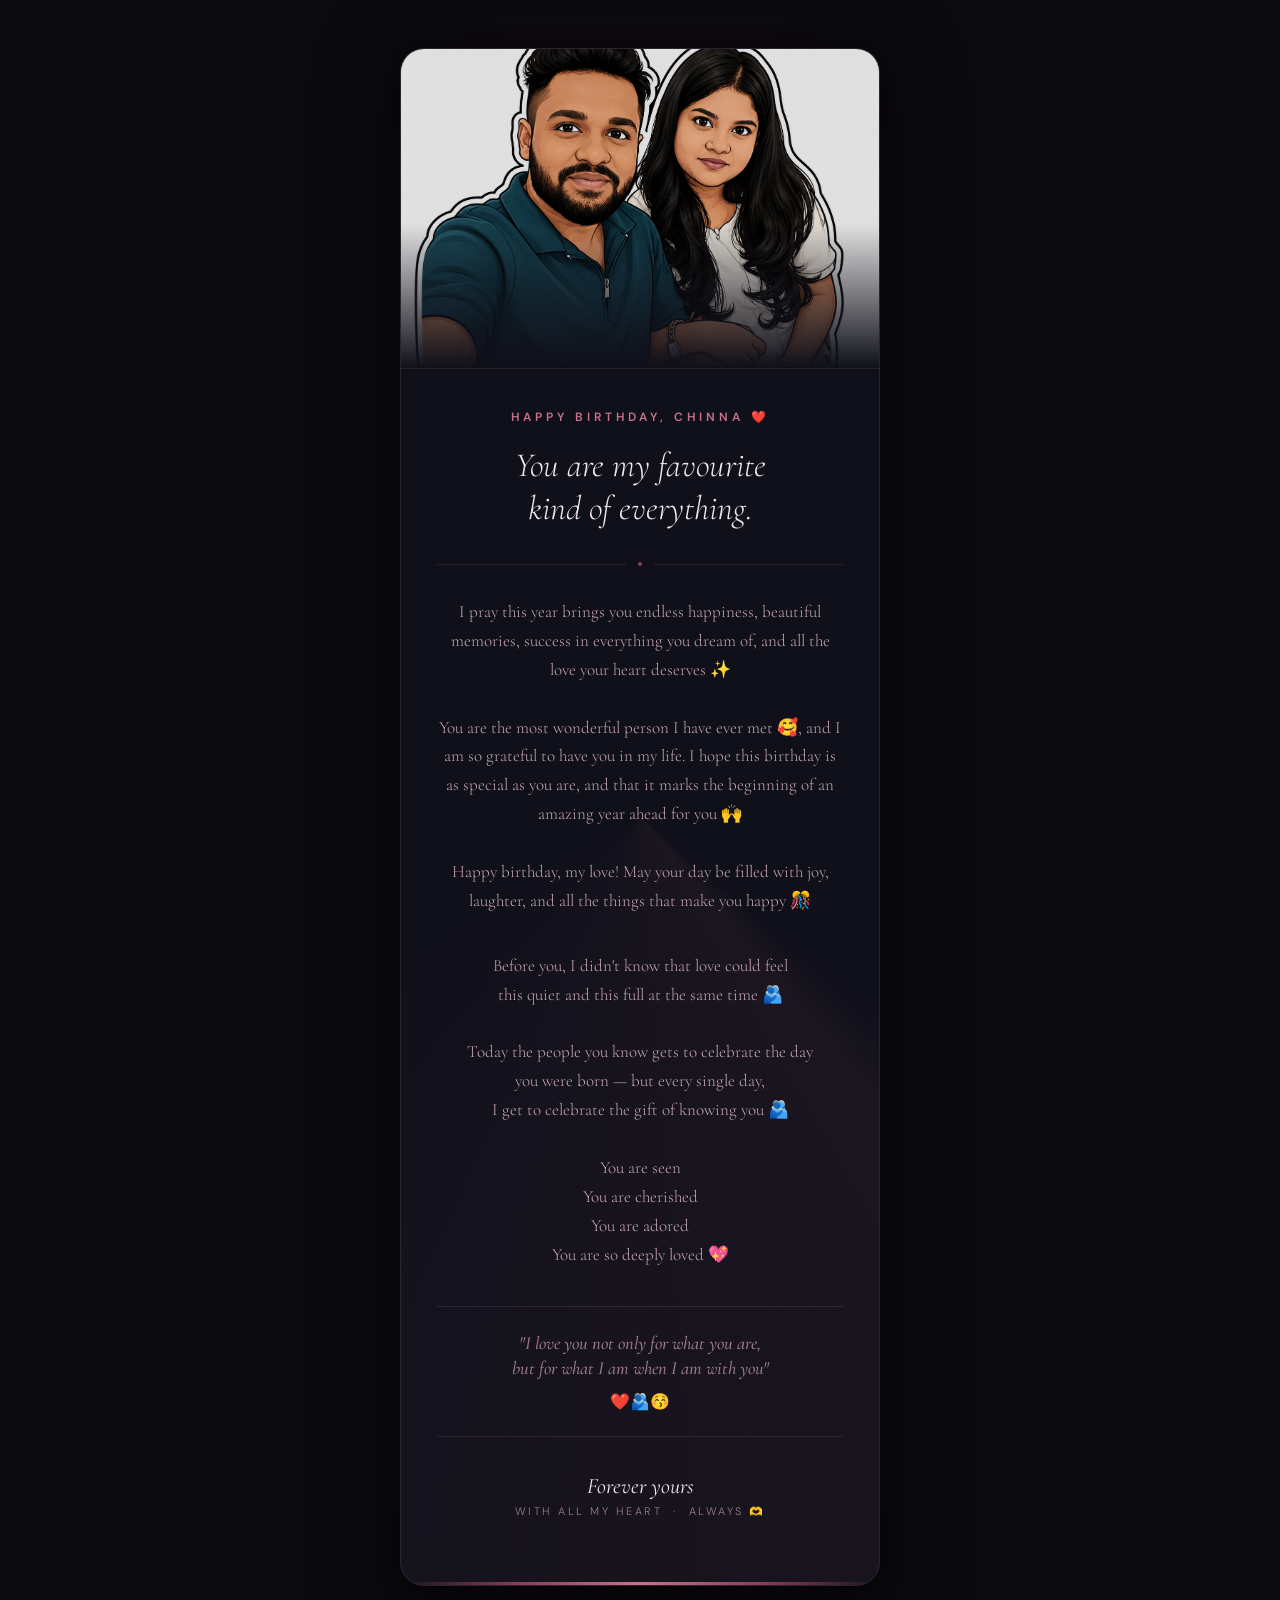
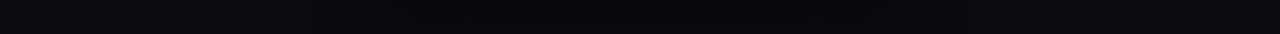
<file: index.html>
<!doctype html>
<html lang="en">
<head>
  <meta charset="UTF-8" />
  <meta name="viewport" content="width=device-width, initial-scale=1.0" />
  <title>Happy Birthday, My Love</title>
  <link rel="preconnect" href="https://fonts.googleapis.com">
  <link href="https://fonts.googleapis.com/css2?family=Cormorant+Garamond:ital,wght@0,300;0,400;1,300;1,400&family=DM+Sans:wght@200;300;400&display=swap" rel="stylesheet">
  <link rel="stylesheet" href="./style.css">

</head>
<body>

  <div class="bg-particles" id="particles"></div>

  <div class="card">
    <div class="card-glow"></div>

    <div class="photo-slot">
      <img src="pic.png"  alt="Your photo" class="img" />
    </div>

    <div class="body">
      <div class="eyebrow">Happy Birthday, Chinna ❤️</div>

      <div class="title">You are my favourite<br>kind of everything.</div>

      <div class="divider">
        <div class="divider-line"></div>
        <div class="divider-dot"></div>
        <div class="divider-line"></div>
      </div>

      <div class="message">
        I pray this year brings you endless happiness, beautiful memories, success in everything you dream of, and all the love your heart deserves ✨<br><br>
        You are the most wonderful person I have ever met 🥰, and I am so grateful to have you in my life. I hope this birthday is as special as you are, and that it marks the beginning of an amazing year ahead for you 🙌<br><br>
        Happy birthday, my love! May your day be filled with joy, laughter, and all the things that make you happy 🎊
      </div>

      <div class="message">
        Before you, I didn't know that love could feel<br>
        this quiet and this full at the same time 🫂<br><br>
        Today the people you know gets to celebrate the day<br>
        you were born — but every single day,<br>
        I get to celebrate the gift of knowing you 🫂<br><br>
        You are seen <br>
        You are cherished<br>
        You are adored<br>
        You are so deeply loved 💖
      </div>

      <div class="quote">
        <div class="quote-text">
          "I love you not only for what you are,<br>
          but for what I am when I am with you"<br>
        </div>
        <span>❤️🫂😚</span>
      </div>

      <div class="sign">
        <div class="sign-main">Forever yours</div>
        <div class="sign-sub">with all my heart &nbsp;·&nbsp; always 🫶</div>
      </div>
    </div>

    <div class="footer-bar"></div>
  </div>

  <!-- <script>
    function loadPhoto(input) {
      const file = input.files[0];
      if (!file) return;
      const reader = new FileReader();
      reader.onload = e => {
        const img = document.getElementById('photo');
        img.src = e.target.result;
        img.classList.add('loaded');
        document.getElementById('placeholder').style.display = 'none';
      };
      reader.readAsDataURL(file);
    }

    const container = document.getElementById('particles');
    for (let i = 0; i < 20; i++) {
      const p = document.createElement('div');
      p.className = 'particle';
      const size = Math.random() * 3 + 1.5;
      p.style.cssText = `width:${size}px;height:${size}px;left:${Math.random()*100}%;--dur:${10+Math.random()*10}s;--delay:-${Math.random()*15}s;`;
      container.appendChild(p);
    }
  </script> -->
</body>
</html>
</file>
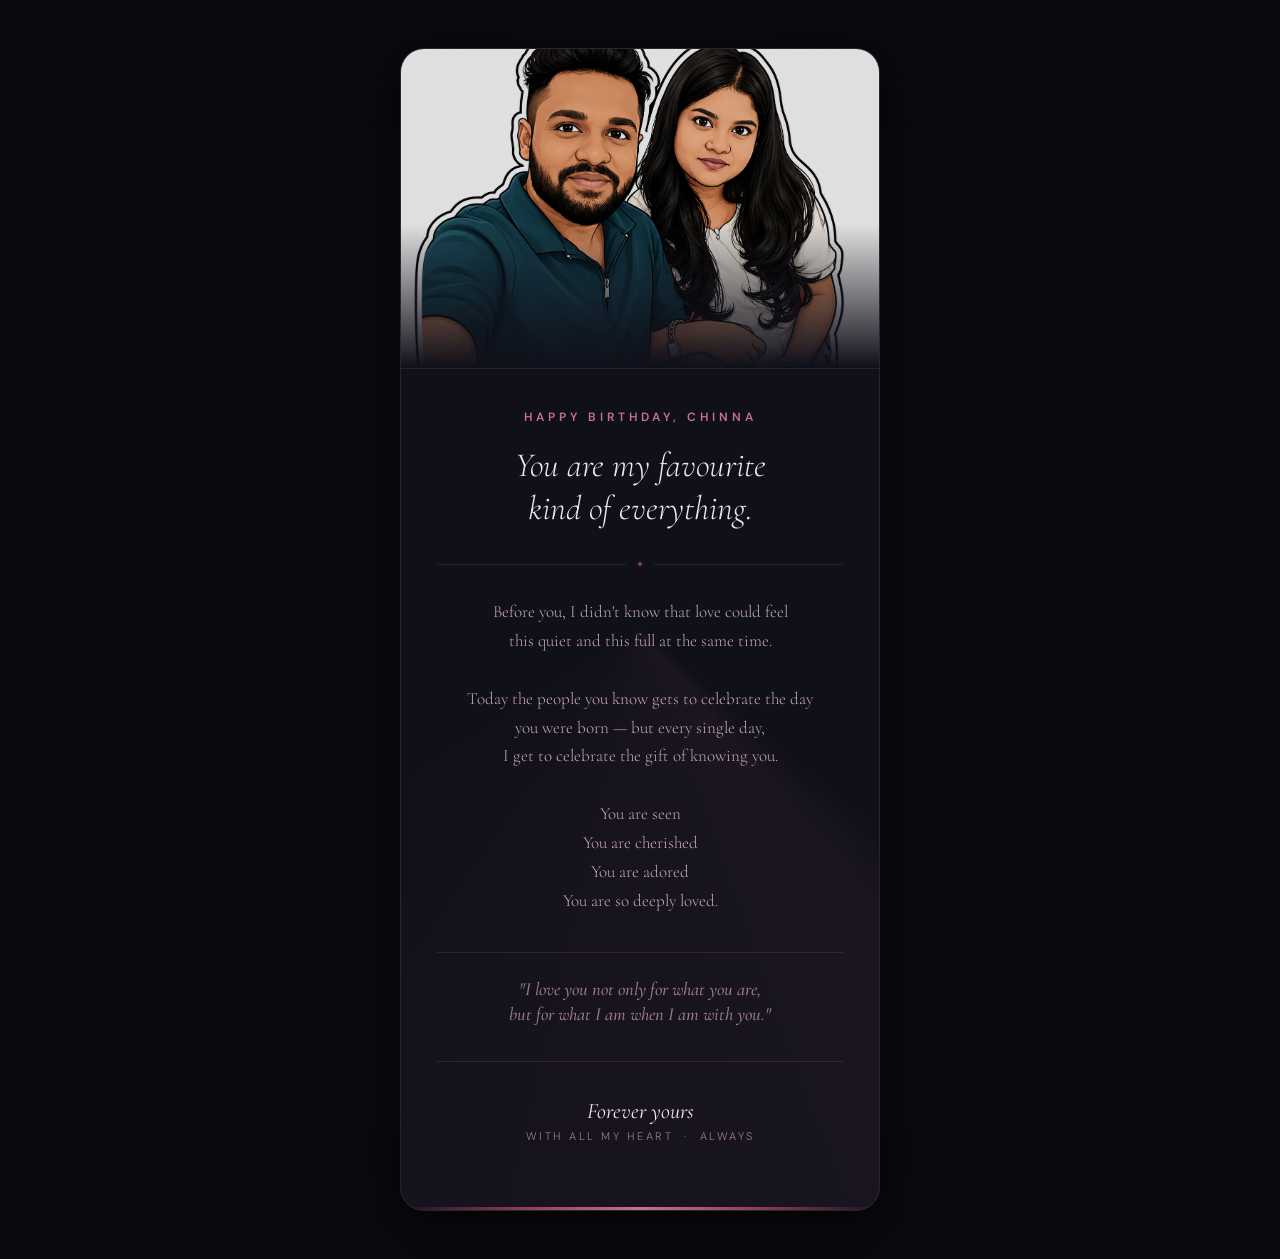
<file: birthday_card_simple_romantic.html>
<!doctype html>
<html lang="en">
<head>
  <meta charset="UTF-8" />
  <meta name="viewport" content="width=device-width, initial-scale=1.0" />
  <title>Happy Birthday, My Love</title>
  <link rel="preconnect" href="https://fonts.googleapis.com">
  <link href="https://fonts.googleapis.com/css2?family=Cormorant+Garamond:ital,wght@0,300;0,400;1,300;1,400&family=DM+Sans:wght@200;300;400&display=swap" rel="stylesheet">
  <link rel="stylesheet" href="./style.css">

</head>
<body>

  <div class="bg-particles" id="particles"></div>

  <div class="card">
    <div class="card-glow"></div>

    <div class="photo-slot">
      <img src="pic.png"  alt="Your photo" class="img" />
    </div>

    <div class="body">
      <div class="eyebrow">Happy Birthday, Chinna</div>

      <div class="title">You are my favourite<br>kind of everything.</div>

      <div class="divider">
        <div class="divider-line"></div>
        <div class="divider-dot"></div>
        <div class="divider-line"></div>
      </div>

      <div class="message">
        Before you, I didn't know that love could feel<br>
        this quiet and this full at the same time.<br><br>
        Today the people you know gets to celebrate the day<br>
        you were born — but every single day,<br>
        I get to celebrate the gift of knowing you.<br><br>
        You are seen <br>
        You are cherished<br>
        You are adored<br>
        You are so deeply loved.
      </div>

      <div class="quote">
        <div class="quote-text">
          "I love you not only for what you are,<br>
          but for what I am when I am with you."
        </div>
      </div>

      <div class="sign">
        <div class="sign-main">Forever yours</div>
        <div class="sign-sub">with all my heart &nbsp;·&nbsp; always</div>
      </div>
    </div>

    <div class="footer-bar"></div>
  </div>

  <!-- <script>
    function loadPhoto(input) {
      const file = input.files[0];
      if (!file) return;
      const reader = new FileReader();
      reader.onload = e => {
        const img = document.getElementById('photo');
        img.src = e.target.result;
        img.classList.add('loaded');
        document.getElementById('placeholder').style.display = 'none';
      };
      reader.readAsDataURL(file);
    }

    const container = document.getElementById('particles');
    for (let i = 0; i < 20; i++) {
      const p = document.createElement('div');
      p.className = 'particle';
      const size = Math.random() * 3 + 1.5;
      p.style.cssText = `width:${size}px;height:${size}px;left:${Math.random()*100}%;--dur:${10+Math.random()*10}s;--delay:-${Math.random()*15}s;`;
      container.appendChild(p);
    }
  </script> -->
</body>
</html>
</file>
<file: style.css>
*,
*::before,
*::after {
  box-sizing: border-box;
  margin: 0;
  padding: 0;
}

:root {
  --bg: #0a0a0f;
  --card-bg: #10101a;
  --border: rgba(200, 140, 170, 0.15);
  --rose: #c8728a;
  --rose-dim: #8a3f56;
  --rose-glow: rgba(200, 114, 138, 0.18);
  --text-main: #f0e6ea;
  --text-muted: #9a7a84;
  --text-soft: #c9a8b5;
}

body {
  background: var(--bg);
  min-height: 100vh;
  display: flex;
  align-items: center;
  justify-content: center;
  padding: 3rem 1rem;
  font-family: "DM Sans", sans-serif;
  overflow-x: hidden;
}

.bg-particles {
  position: fixed;
  inset: 0;
  pointer-events: none;
  z-index: 0;
  overflow: hidden;
}
.particle {
  position: absolute;
  border-radius: 50%;
  background: var(--rose);
  opacity: 0;
  animation: particleDrift var(--dur, 12s) var(--delay, 0s) infinite ease-in-out;
}
@keyframes particleDrift {
  0% {
    opacity: 0;
    transform: translateY(100vh) scale(0);
  }
  10% {
    opacity: 0.06;
  }
  90% {
    opacity: 0.06;
  }
  100% {
    opacity: 0;
    transform: translateY(-20px) scale(1.2);
  }
}

.card {
  position: relative;
  z-index: 1;
  width: 480px;
  max-width: 100%;
  background: var(--card-bg);
  border: 0.5px solid var(--border);
  border-radius: 24px;
  overflow: hidden;
  box-shadow:
    0 4px 24px rgba(0, 0, 0, 0.6),
    0 20px 80px rgba(0, 0, 0, 0.5),
    0 0 120px rgba(200, 114, 138, 0.06);
  animation: cardReveal 1.2s cubic-bezier(0.16, 1, 0.3, 1) both;
}
@keyframes cardReveal {
  from {
    opacity: 0;
    transform: translateY(40px) scale(0.97);
  }
  to {
    opacity: 1;
    transform: translateY(0) scale(1);
  }
}

/* rotating border glow */
.card-glow {
  position: absolute;
  inset: -1px;
  border-radius: 24px;
  z-index: -1;
  background: transparent;
  overflow: hidden;
  pointer-events: none;
}
.card-glow::before {
  content: "";
  position: absolute;
  width: 200%;
  height: 200%;
  top: -50%;
  left: -50%;
  background: conic-gradient(
    transparent 0deg,
    transparent 130deg,
    rgba(200, 114, 138, 0.06) 140deg,
    rgba(200, 114, 138, 0.04) 180deg,
    transparent 240deg
  );
  animation: spinGlow 8s linear infinite;
}
/* @keyframes spinGlow { to { transform: rotate(360deg); } } */

/* photo */
.photo-slot {
  width: 100%;
  height: 320px;
  background: #0d0d16;
  display: flex;
  align-items: center;
  justify-content: center;
  border-bottom: 0.5px solid var(--border);
  position: relative;
  overflow: hidden;
  cursor: pointer;
}
.photo-slot::after {
  content: "";
  position: absolute;
  inset: 0;
  background: linear-gradient(to bottom, transparent 55%, var(--card-bg) 100%);
  pointer-events: none;
  z-index: 2;
}
.photo-slot input[type="file"] {
  display: none;
}
.photo-slot img {
  width: 100%;
  height: 100%;
  object-fit: cover;
  display: block;
  filter: brightness(0.88) saturate(0.9);
  transition:
    transform 6s ease,
    filter 0.4s ease;
}
.photo-slot:hover img {
  transform: scale(1.04);
  filter: brightness(0.95) saturate(1.05);
}
.photo-slot img.loaded {
  display: block;
}
.photo-placeholder {
  display: flex;
  flex-direction: column;
  align-items: center;
  gap: 10px;
  color: var(--text-muted);
  z-index: 3;
  transition: color 0.2s;
}
.photo-slot:hover .photo-placeholder {
  color: var(--rose);
}
.photo-placeholder svg {
  width: 32px;
  height: 32px;
  opacity: 0.5;
  stroke: currentColor;
}
.photo-placeholder span {
  font-size: 11px;
  font-weight: 300;
  letter-spacing: 2px;
  text-transform: uppercase;
}

/* body */
.body {
  padding: 2.5rem 2.25rem 2rem;
}

.body > * {
  opacity: 0;
  transform: translateY(16px);
  animation: fadeUp 0.8s cubic-bezier(0.16, 1, 0.3, 1) forwards;
}
.body > *:nth-child(1) {
  animation-delay: 0.5s;
}
.body > *:nth-child(2) {
  animation-delay: 0.7s;
}
.body > *:nth-child(3) {
  animation-delay: 0.85s;
}
.body > *:nth-child(4) {
  animation-delay: 1s;
}
.body > *:nth-child(5) {
  animation-delay: 1.15s;
}
.body > *:nth-child(6) {
  animation-delay: 1.3s;
}
@keyframes fadeUp {
  to {
    opacity: 1;
    transform: translateY(0);
  }
}

.eyebrow {
  font-size: 12px;
  font-weight: 600;
  letter-spacing: 4px;
  text-transform: uppercase;
  color: var(--rose);
  text-align: center;
  margin-bottom: 1.25rem;
  opacity: 0.8;
}

.title {
  font-family: "Cormorant Garamond", serif;
  font-size: 34px;
  font-weight: 300;
  font-style: italic;
  color: var(--text-main);
  text-align: center;
  line-height: 1.25;
  margin-bottom: 2rem;
}

.divider {
  display: flex;
  align-items: center;
  gap: 12px;
  margin-bottom: 2rem;
}
.divider-line {
  flex: 1;
  height: 0.5px;
  background: var(--border);
}
.divider-dot {
  width: 4px;
  height: 4px;
  border-radius: 50%;
  background: var(--rose-dim);
  box-shadow: 0 0 10px var(--rose-glow);
  animation: pulse 3s ease-in-out infinite;
}
@keyframes pulse {
  0%,
  100% {
    box-shadow: 0 0 6px var(--rose-glow);
  }
  50% {
    box-shadow: 0 0 18px rgba(200, 114, 138, 0.5);
  }
}

.message {
  font-family: "Cormorant Garamond", serif;
  font-size: 17px;
  font-weight: 300;
  color: var(--text-soft);
  line-height: 1.7;
  text-align: center;
  margin-bottom: 2.25rem;
}

.quote {
  border-top: 0.5px solid var(--border);
  border-bottom: 0.5px solid var(--border);
  padding: 1.5rem 1rem;
  margin-bottom: 2.25rem;
  text-align: center;
}
.quote-text {
  font-family: "Cormorant Garamond", serif;
  font-style: italic;
  font-size: 18.5px;
  font-weight: 500;
  color: var(--text-muted);
  line-height: 1.35;
  margin-bottom: 10px;
}
.quote-by {
  font-size: 10px;
  font-weight: 300;
  color: var(--rose-dim);
  letter-spacing: 2px;
  text-transform: uppercase;
}

.sign {
  text-align: center;
}
.sign-main {
  font-family: "Cormorant Garamond", serif;
  font-size: 22px;
  font-style: italic;
  color: var(--text-main);
  margin-bottom: 5px;
}
.sign-sub {
  font-size: 11px;
  font-weight: 300;
  letter-spacing: 2.5px;
  color: var(--text-muted);
  text-transform: uppercase;
}

.footer-bar {
  height: 3px;
  background: linear-gradient(
    90deg,
    transparent,
    var(--rose-dim),
    var(--rose),
    var(--rose-dim),
    transparent
  );
  margin-top: 2rem;
  animation: shimmer 3s ease-in-out infinite;
}
@keyframes shimmer {
  0%,
  100% {
    opacity: 0.4;
  }
  50% {
    opacity: 1;
  }
}
</file>
